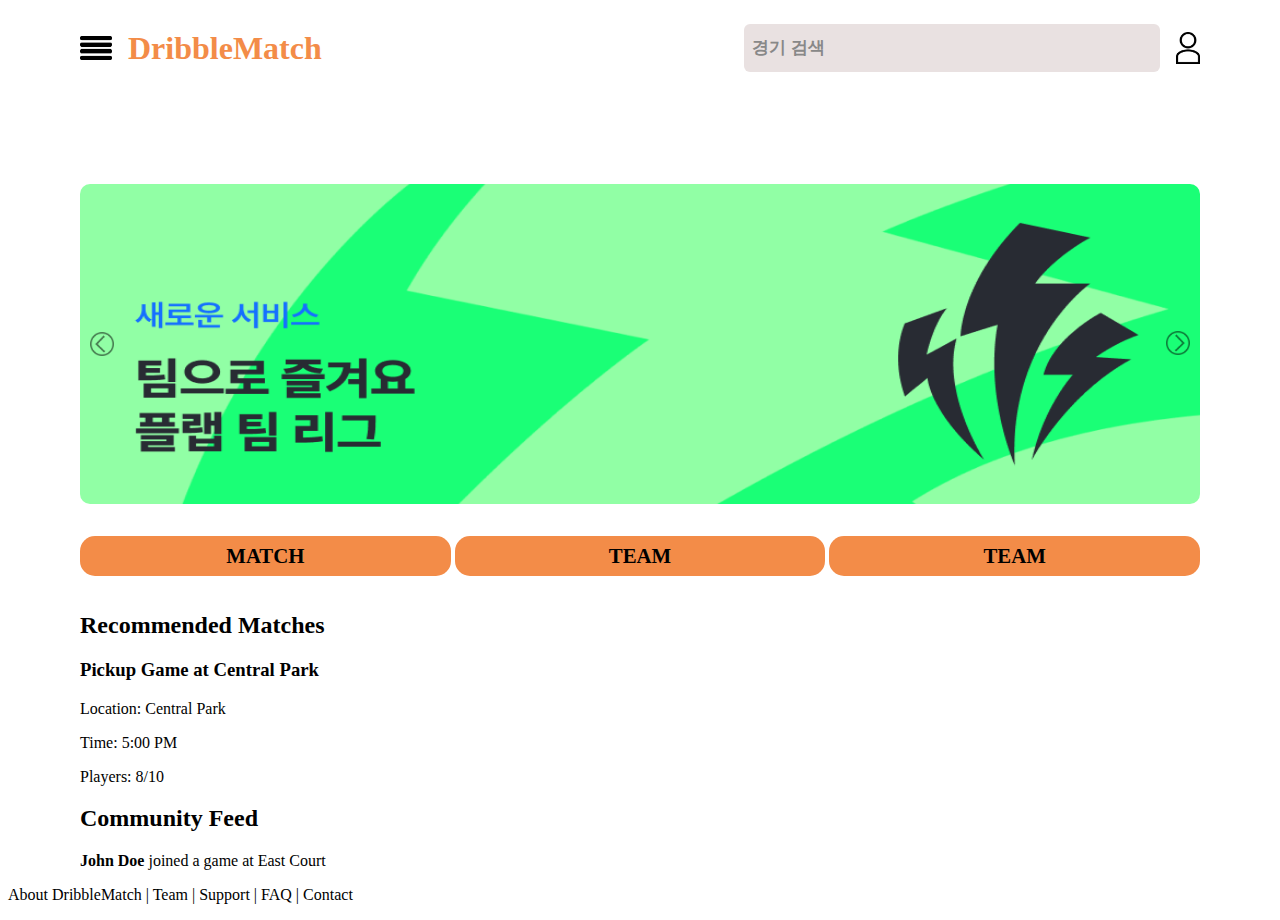
<file: templates/index.html>
<!DOCTYPE html>
<html lang="en">
    <head>
            <meta charset="UTF-8">
        <meta name="viewport" content="width=device-width, initial-scale=1.0">
        <title>DribbleMatch - Find Your Perfect Basketball Match</title>
        <link rel="stylesheet" href="../css/header.css">
        <link rel="stylesheet" href="../css/index.css">
    </head>
    <body>


        <header>
            <img class="menuIcon" src="../image/menu_icon.png">
            <div class="logo">DribbleMatch</div>
            <div class="searchBar">
                <input type="text" placeholder="경기 검색">
            </div>
            <img class="userInfoIcon" src="../image/userInfo_icon.png">
        </header>



        <section>
            <div class="notice">
                <img class="banner" src="../image/banner_test.png">
                <img class="pre_icon" src="../image/next_icon.png">
                <img class="next_icon" src="../image/next_icon.png">
            </div>
        </section>



        <section>
            <div class="content">
                <div class="menu">
                    <p>MATCH</p>
                </div>
                <div class="divider"></div>
                <div class="menu">
                    <p>TEAM</p>
                </div>
                <div class="divider"></div>
                <div class="menu">
                    <p>TEAM</p>
                </div>
            </div>

            <div class="menuContent">

            </div>
        </section>



        <section>
            <h2>Recommended Matches</h2>
            <div class="match-list">
                <!-- Example match item -->
                <div class="match-item">
                    <h3>Pickup Game at Central Park</h3>
                    <p>Location: Central Park</p>
                    <p>Time: 5:00 PM</p>
                    <p>Players: 8/10</p>
                </div>
            </div>
        </section>

        <section class="community-feed">
            <h2>Community Feed</h2>
            <!-- Example feed item -->
            <div class="feed-item">
                <p><strong>John Doe</strong> joined a game at East Court</p>
            </div>
        </section>



        <footer>
            <div class="footer-info">
                <p>About DribbleMatch | Team | Support | FAQ | Contact</p>
            </div>
            <div class="social-links">
                <a href="#"><i class="icon facebook"></i></a>
                <a href="#"><i class="icon twitter"></i></a>
                <a href="#"><i class="icon instagram"></i></a>
            </div>
        </footer>
    </body>
</html>
</file>
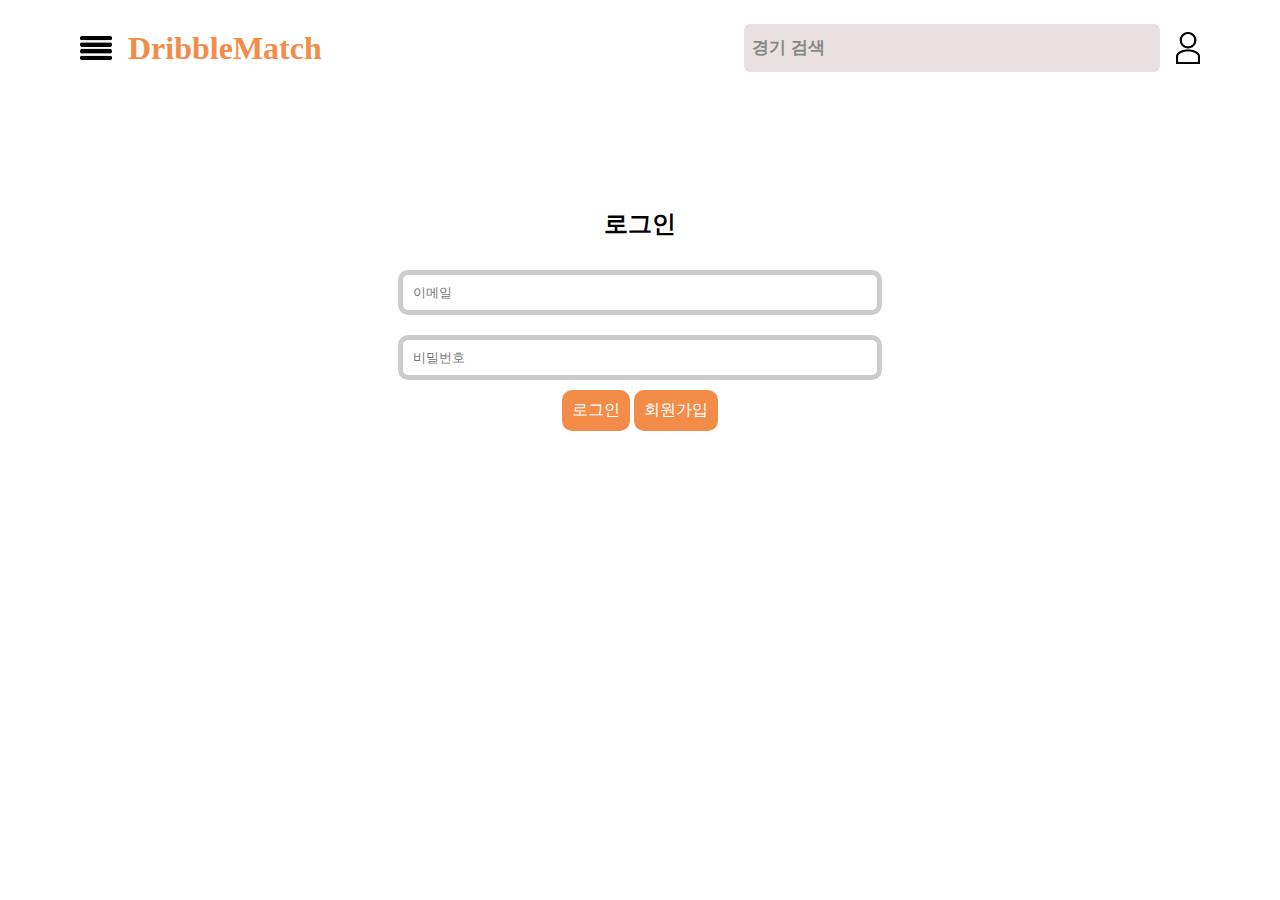
<file: templates/login.html>
<!DOCTYPE html>
<html lang="en">
  <head>
      <meta charset="UTF-8">
      <title>Title</title>
    <link rel="stylesheet" href="../css/header.css">
    <link rel="stylesheet" href="../css/login.css">
  </head>
  <body>

    <header>
      <img class="menuIcon" src="../image/menu_icon.png">
      <div class="logo">DribbleMatch</div>
      <div class="searchBar">
        <input type="text" placeholder="경기 검색">
      </div>
      <img class="userInfoIcon" src="../image/userInfo_icon.png">
    </header>


    <section>
      <div class="login-container">
        <h2>로그인</h2>
        <form>

          <label>
            <input type="email" name="email" placeholder="이메일">
          </label>

          <label>
            <input type="password" name="password" placeholder="비밀번호">
          </label>

          <div class="Btn">
            <button type="submit">로그인</button>
            <button class="signIn">회원가입</button>
          </div>
        </form>
      </div>
    </section>
  </body>
</html>
</file>
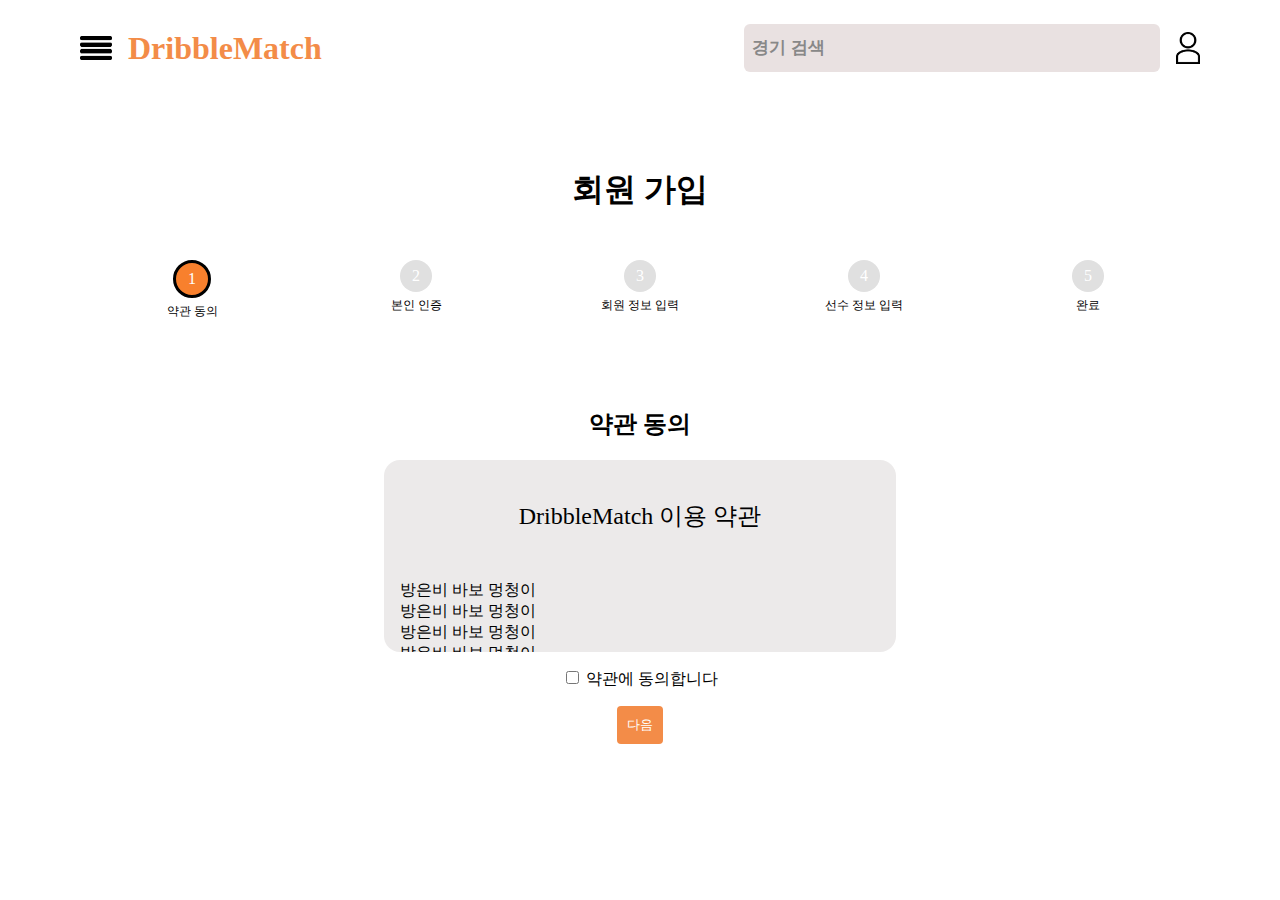
<file: templates/signup/agree.html>
<!DOCTYPE html>
<html lang="en">
<head>
  <meta charset="UTF-8">
  <title>Title</title>
  <link rel="stylesheet" href="../../css/header.css">
  <link rel="stylesheet" href="../../css/signup/agree.css">
  <link rel="stylesheet" href="../../css/signup/signup_step.css">
</head>
<body>

<header>
  <img class="menuIcon" src="../../image/menu_icon.png">
  <div class="logo">DribbleMatch</div>
  <div class="searchBar">
    <input type="text" placeholder="경기 검색">
  </div>
  <img class="userInfoIcon" src="../../image/userInfo_icon.png">
</header>

<section>
  <h2>회원 가입</h2>
  <div class="step-progress">
    <div class="step step-now">
      <div class="step-circle">1</div>
      <div class="step-label">약관 동의</div>
    </div>
    <div class="step">
      <div class="step-circle">2</div>
      <div class="step-label">본인 인증</div>
    </div>
    <div class="step">
      <div class="step-circle">3</div>
      <div class="step-label">회원 정보 입력</div>
    </div>
    <div class="step">
      <div class="step-circle">4</div>
      <div class="step-label">선수 정보 입력</div>
    </div>
    <div class="step">
      <div class="step-circle">5</div>
      <div class="step-label">완료</div>
    </div>
  </div>
</section>

<section>
    <div class="agree-container">
      <h2>약관 동의</h2>
      <form id="terms-form">
        <div class="text">
          <p>DribbleMatch 이용 약관</p>
                        방은비 바보 멍청이<br>
          방은비 바보 멍청이<br>
          방은비 바보 멍청이<br>
          방은비 바보 멍청이<br>
          방은비 바보 멍청이<br>
          방은비 바보 멍청이<br>
          방은비 바보 멍청이<br>
          방은비 바보 멍청이<br>
          방은비 바보 멍청이<br>
          방은비 바보 멍청이<br>
          방은비 바보 멍청이<br>
          방은비 바보 멍청이<br>


          asdf
        </div>
        <label>
          <input type="checkbox" id="agree" name="agree" required> 약관에 동의합니다
        </label>
        <button type="button">다음</button>
      </form>
    </div>
</section>
</body>
</html>
</file>
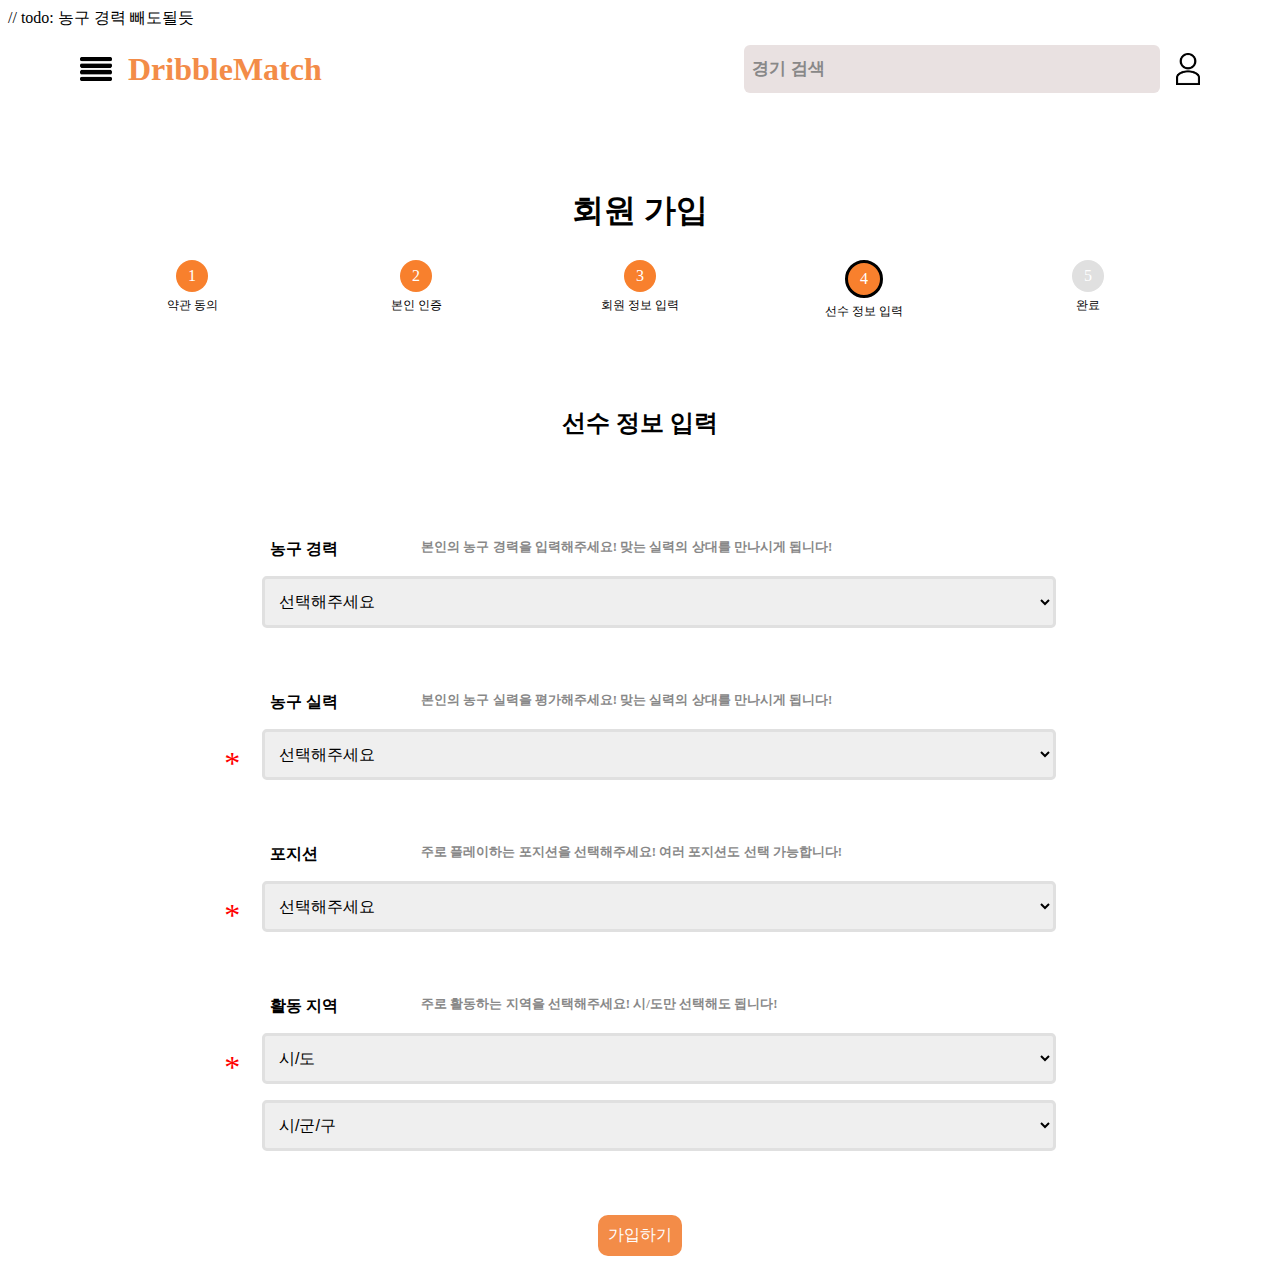
<file: templates/signup/player_info.html>
<!DOCTYPE html>
<html lang="en">
<head>
  <meta charset="UTF-8">
  <title>Title</title>
  <link rel="stylesheet" href="../../css/header.css">
  <link rel="stylesheet" href="../../css/signup/player_info.css">
  <link rel="stylesheet" href="../../css/signup/signup_step.css">
</head>
<body>
// todo: 농구 경력 빼도될듯
<header>
  <img class="menuIcon" src="../../image/menu_icon.png">
  <div class="logo">DribbleMatch</div>
  <div class="searchBar">
    <input type="text" placeholder="경기 검색">
  </div>
  <img class="userInfoIcon" src="../../image/userInfo_icon.png">
</header>

<section>
  <h2>회원 가입</h2>
  <div class="step-progress">
    <div class="step step-active">
      <div class="step-circle">1</div>
      <div class="step-label">약관 동의</div>
    </div>
    <div class="step step-active">
      <div class="step-circle">2</div>
      <div class="step-label">본인 인증</div>
    </div>
    <div class="step step-active">
      <div class="step-circle">3</div>
      <div class="step-label">회원 정보 입력</div>
    </div>
    <div class="step step-now">
      <div class="step-circle">4</div>
      <div class="step-label">선수 정보 입력</div>
    </div>
    <div class="step">
      <div class="step-circle">5</div>
      <div class="step-label">완료</div>
    </div>
  </div>

  <div class="signup-container">
    <h2>선수 정보 입력</h2>
    <form>

      <div class="label-container">
        <label for="career">농구 경력</label>
        <div class="label-explain"> 본인의 농구 경력을 입력해주세요! 맞는 실력의 상대를 만나시게 됩니다!</div>
      </div>
      <div class="info-container">
        <select id="career" name="career" required>
          <option>선택해주세요</option>
          <option>1년 미만</option>
          <option>1년 ~ 3년</option>
          <option>3년 ~ 5년</option>
          <option>5년 이상</option>
        </select>
      </div>

      <div class="label-container">
        <label for="level">농구 실력</label>
        <div class="label-explain"> 본인의 농구 실력을 평가해주세요! 맞는 실력의 상대를 만나시게 됩니다!</div>
      </div>
      <div class="info-container">
        <div class="red-point">*</div>
        <select id="level" name="level" required>
          <option>선택해주세요</option>
          <option>초급자</option>
          <option>중급자</option>
          <option>고급자</option>
          <option>프로 선수 출신</option>
          <option>프로 선수</option>
        </select>
      </div>

      <div class="label-container">
        <label for="position">포지션</label>
        <div class="label-explain"> 주로 플레이하는 포지션을 선택해주세요! 여러 포지션도 선택 가능합니다!</div>
      </div>
      <div class="info-container">
        <div class="red-point">*</div>
        <select id="position" name="position" required>
          <option>선택해주세요</option>
          <option>센터</option>
          <option>파워포워드</option>
          <option>스몰포워드</option>
          <option>슈팅가드</option>
          <option>포인트가드</option>
          <option>기타</option>
        </select>
      </div>

      <div class="label-container">
        <label for="region">활동 지역</label>
        <div class="label-explain"> 주로 활동하는 지역을 선택해주세요! 시/도만 선택해도 됩니다!</div>
      </div>
      <div class="info-container" id="region">
        <div class="red-point">*</div>
        <select id="siDo" name="siDo" required>
          <option>시/도</option>
          <option>서울특별시</option>
          <option>부산광역시</option>
          <option>인천광역시</option>
        </select>

        <select id="siGunGu" name="siGunGu" required>
          <option>시/군/구</option>
          <option>영등포구</option>
          <option>서대문구</option>
        </select>
      </div>


      <button type="submit">가입하기</button>
    </form>
  </div>
</section>
</body>
</html>
</file>
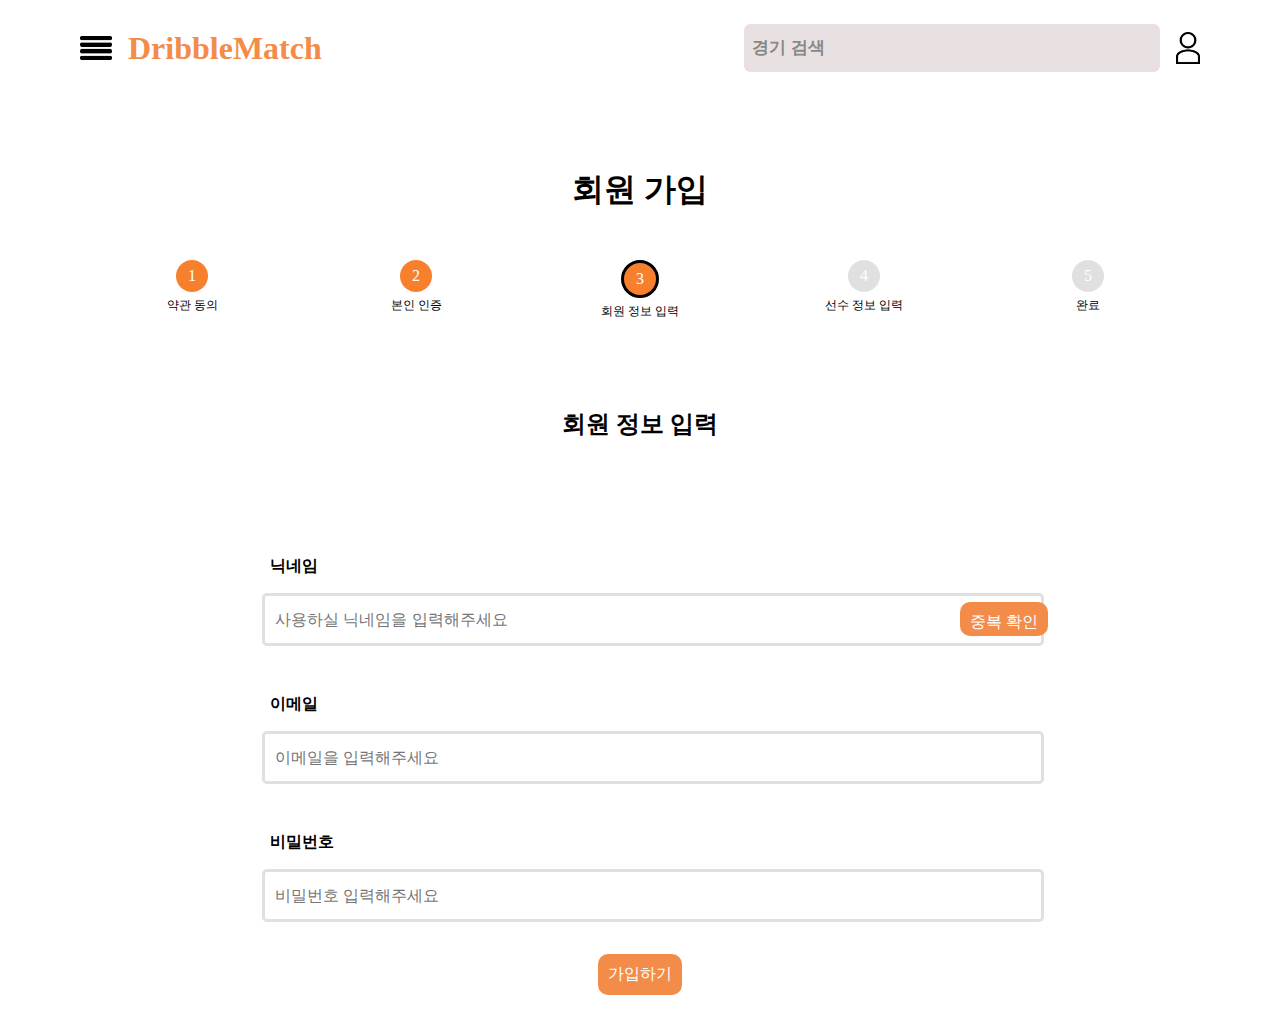
<file: templates/signup/user_info.html>
<!DOCTYPE html>
<html lang="en">
<head>
  <meta charset="UTF-8">
  <title>Title</title>
  <link rel="stylesheet" href="../../css/header.css">
  <link rel="stylesheet" href="../../css/signup/user_info.css">
  <link rel="stylesheet" href="../../css/signup/signup_step.css">
</head>
<body>

<header>
  <img class="menuIcon" src="../../image/menu_icon.png">
  <div class="logo">DribbleMatch</div>
  <div class="searchBar">
    <input type="text" placeholder="경기 검색">
  </div>
  <img class="userInfoIcon" src="../../image/userInfo_icon.png">
</header>

<section>
  <h2>회원 가입</h2>
  <div class="step-progress">
    <div class="step step-active">
      <div class="step-circle">1</div>
      <div class="step-label">약관 동의</div>
    </div>
    <div class="step step-active">
      <div class="step-circle">2</div>
      <div class="step-label">본인 인증</div>
    </div>
    <div class="step step-now">
      <div class="step-circle">3</div>
      <div class="step-label">회원 정보 입력</div>
    </div>
    <div class="step">
      <div class="step-circle">4</div>
      <div class="step-label">선수 정보 입력</div>
    </div>
    <div class="step">
      <div class="step-circle">5</div>
      <div class="step-label">완료</div>
    </div>
  </div>

  <div class="signup-container">
    <h2>회원 정보 입력</h2>
    <form>

      <div class="label-container">
        <label for="nickname">닉네임</label>
      </div>
      <div class="info-container">
        <input type="text" id="nickname" name="nickname" placeholder="사용하실 닉네임을 입력해주세요" required>
        <button type="button" class="check-nickname">중복 확인</button>
      </div>

      <div class="label-container">
        <label for="email">이메일</label>
      </div>
      <div class="info-container">
      <input type="email" id="email" name="email" placeholder="이메일을 입력해주세요" required>
      </div>

      <div class="label-container">
        <label for="password">비밀번호</label>
      </div>
      <div class="info-container">
      <input type="password" id="password" name="password" placeholder="비밀번호 입력해주세요" required required>
      </div>


      <button type="submit">가입하기</button>
    </form>
  </div>
</section>
</body>
</html>
</file>
<file: css/header.css>
header {
    display: flex;
    justify-content: flex-start;
    align-items: center;
    padding: 1rem;
    background-color: #ffffff;
    color: #333; /* 헤더 텍스트 색상 변경 */
    max-width: 70rem; /* 헤더의 최대 너비 설정 */
    margin: 0 auto; /* 가운데 정렬 */
    width: 100%; /* 헤더가 화면 너비를 따라가도록 설정 */
    margin-bottom: 5rem;
}

header .logo {
    font-size: 2rem;
    font-weight: bold;
    color: #f38c48;
    padding-left: 1rem;
}

header .menuIcon {
    height: 1.5rem;
    width: 2rem;
    cursor:grab;
}

header .userInfoIcon {
    height: 2rem;
    width: 1.5rem;
    cursor:grab;
    padding: 0;
}

header .searchBar {
    padding-right: 1rem;
    margin-left: auto;
}

header .searchBar input {
    width: 25rem;
    height: 2rem;
    border-radius: 6px;
    padding: 0.5rem; /* 여백을 추가하여 더 깔끔하게 보이도록 합니다 */
    border: 0;
    background-color: #e9e1e1;
}

header .searchBar input::placeholder {
    color: #888; /* placeholder 텍스트 색상 */
    font-size: 17px; /* placeholder 글씨 크기 */
    font-weight: 900;
}
</file>
<file: css/index.css>
section {
    max-width: 70rem;
    margin: 0 auto;
    width: 100%;
}

section .notice {
    height: 20rem;
    position: relative;
    margin-bottom: 2rem;
}

section .notice .banner {
    height: 100%;
    width: 100%;
    border-radius: 10px;
    margin-top: 1rem;
}

section .notice .pre_icon {
    height: 1.5rem;
    width: 1.5rem;
    position: absolute;
    top: 55%;
    left: 2%;
    transform: translate( -50%, -50% );
    color: white;
    cursor:grab;
}

section .notice .next_icon {
    height: 1.5rem;
    width: 1.5rem;
    position: absolute;
    top: 51%;
    left: 97%;
    color: white;
    transform: scaleX(-1);
    cursor:grab;
}

section .content {
    display: flex;
    justify-content: center;
    padding-top: 1rem;
    padding-bottom: 1rem;
    text-align: center;
}

section .content .menu {
    flex: 1;
    text-align: center;
    background-color: #f38c48;
    border-radius: 15px;
    height: auto; /* 높이를 자동으로 조정 */
    padding: 0.5rem; /* 적절한 패딩 추가 */
    box-sizing: border-box; /* 패딩과 보더를 포함한 너비 계산 */
}

section .content .menu p {
    font-size: 1.3rem;
    font-weight: 900;
    color: #000000;
    cursor: grab;
    margin: 0; /* 기본 마진 제거 */
}

section .content .divider {
    width: 4px;
    background-color: black;
    height: 100%; /* 높이를 menu의 높이에 맞추기 */
}
</file>
<file: css/login.css>
section {
    max-width: 70rem; /* 헤더의 최대 너비 설정 */
    margin: 0 auto; /* 가운데 정렬 */
    width: 100%;
}

section .login-container {
    padding: 20px;
    display: flex;
    flex-direction: column;
    align-items: center;
}

section .login-container h2 {
    margin-bottom: 20px;
    text-align: center;
}

section .login-container label {
    width: 100%;
    display: flex;
    flex-direction: column;
    align-items: center;
}

section .login-container form {
    display: flex;
    flex-direction: column;
    align-items: center;
    margin-bottom: 20px;
    width: 60%;
}

section .login-container input {
    width: 70%;
    padding: 10px;
    margin: 10px 0;
    border: 5px solid #ccc;
    border-radius: 10px;
}
section .login-container button {
    padding: 10px;
    background-color: #f38c48;
    border: none;
    color: white;
    font-size: 16px;
    cursor: pointer;
    border-radius: 10px;
}
section .login-container button:hover {
    background-color: #f8802d;
}
</file>
<file: css/signup/agree.css>
section {
    max-width: 70rem; /* 헤더의 최대 너비 설정 */
    margin: 0 auto; /* 가운데 정렬 */
    width: 100%;
}

section h2{
    margin-bottom: 3rem;
    text-align: center;
    font-size: 2rem;
}

section .agree-container {
    padding: 20px;
    display: flex;
    flex-direction: column;
    align-items: center;
}

section .agree-container h2 {
    margin-bottom: 20px;
    text-align: center;
    font-size: 1.5rem;
}

section .agree-container form {
    display: flex;
    flex-direction: column;
    align-items: center;
    width: 60%;
}

section .agree-container .text {
    height: 10rem;
    width: 30rem;
    overflow-y: scroll;
    border-radius: 1rem;
    background-color: #eceaea;
    padding: 1rem;
    text-align: left;
    margin-bottom: 1rem;
}

section .agree-container .text p {
    margin-bottom: 3rem;
    text-align: center;
    font-size: 1.5rem;
}

section .agree-container input[type="text"],
section .agree-container input[type="email"],
section .agree-container input[type="password"] {
    margin-bottom: 15px;
    padding: 8px;
    border: 1px solid #ccc;
    border-radius: 4px;
}

section .agree-container button {
    padding: 10px;
    border: none;
    border-radius: 4px;
    background-color: #f38c48;
    color: #fff;
    cursor: pointer;
    margin-top: 1rem;
}

section .agree-container button:hover {
    background-color: #f8802d;
}
</file>
<file: css/signup/signup_step.css>
.step-progress {
    display: flex;
    margin-bottom: 3rem;
}

.step-progress .step {
    display: flex;
    flex-direction: column;
    align-items: center;
    flex: 1;
}

.step-progress .step-circle {
    width: 2rem;
    height: 2rem;
    background-color: #e0e0e0;
    border-radius: 50%;
    display: flex;
    justify-content: center;
    align-items: center;
    color: #fff;
}

.step-progress .step-active .step-circle {
    background-color: #f8802d;
}

.step-progress .step-now .step-circle {
    background-color: #f8802d;
    border: 0.2rem solid black;
}

.step-progress .step-label {
    margin-top: 5px;
    text-align: center;
    font-size: 12px;
}
</file>
<file: css/signup/player_info.css>
section {
    max-width: 70rem; /* 헤더의 최대 너비 설정 */
    margin: 0 auto; /* 가운데 정렬 */
    width: 100%;
}

section h2{
    text-align: center;
    font-size: 2rem;
}

section .signup-container {
    padding: 20px;
    display: flex;
    flex-direction: column;
    align-items: center;
}

section .signup-container h2 {
    text-align: center;
    font-size: 1.5rem;
}

section .signup-container form {
    display: flex;
    flex-direction: column;
    align-items: center;
    margin-top: 5rem;
    width: 70%;
}

section .signup-container .label-container {
    width: 100%;
    margin-bottom: 1rem;
    font-weight: bold;
    margin-left: 1rem;
    display: flex;
}

section .signup-container label {
    width: 20%;
}

section .signup-container .label-container .label-explain {
    font-size: 0.8rem;
    color: #888888;
    height: 1rem;
}

section .signup-container input[type="text"],
section .signup-container input[type="email"],
section .signup-container input[type="password"] {
    width: 100%;
    height: 1.7rem;
    border-radius: 0.3rem;
    border: 0.2rem solid #e0e0e0;
    margin-bottom: 1rem;
    font-size: 1rem;
    padding: 10px;
}

section .signup-container button {
    padding: 10px;
    background-color: #f38c48;
    border: none;
    color: white;
    font-size: 16px;
    cursor: pointer;
    border-radius: 10px;
}

section .signup-container button:hover {
    background-color: #f8802d;
}

section .signup-container .info-container {
    width: 100%;
    position: relative;
    margin-bottom: 3rem;
}

section .signup-container .info-container .check-nickname {
    position: absolute;
    right: -4%;
    top: 6%;
    height: 40%;
    border: none;
    background-color: #f38c48;
    cursor: pointer;
}

section .signup-container .info-container .check-nickname:hover {
    background-color: #f8802d;
}

section .signup-container select {
    width: 105%;
    height: 3.2rem;
    border-radius: 0.3rem;
    border: 0.2rem solid #e0e0e0;
    margin-bottom: 1rem;
    font-size: 1rem;
    padding: 10px;
    display: flex;
}

section .signup-container .red-point {
    color: red;
    position: absolute;
    top: 1rem;
    left: -5%;
    font-size: 2rem;
}
</file>
<file: css/signup/user_info.css>
section {
    max-width: 70rem; /* 헤더의 최대 너비 설정 */
    margin: 0 auto; /* 가운데 정렬 */
    width: 100%;
}

section h2{
    margin-bottom: 3rem;
    text-align: center;
    font-size: 2rem;
}

section .signup-container {
    padding: 20px;
    display: flex;
    flex-direction: column;
    align-items: center;
}

section .signup-container h2 {
    margin-bottom: 20px;
    text-align: center;
    font-size: 1.5rem;
}

section .signup-container form {
    display: flex;
    flex-direction: column;
    align-items: center;
    margin-top: 5rem;
    width: 70%;
}

section .signup-container .label-container {
    width: 100%;
    margin-top: 1rem;
    margin-bottom: 1rem;
    font-weight: bold;
    margin-left: 1rem;
    display: flex;
}

section .signup-container label {
    width: 20%;
}

section .signup-container .label-container .label-explain {
    font-size: 0.8rem;
    color: #888888;
    height: 1rem;
}

section .signup-container input[type="text"],
section .signup-container input[type="email"],
section .signup-container input[type="password"] {
    width: 100%;
    height: 1.7rem;
    border-radius: 0.3rem;
    border: 0.2rem solid #e0e0e0;
    margin-bottom: 2rem;
    font-size: 1rem;
    padding: 10px;
}

section .signup-container button {
    padding: 10px;
    background-color: #f38c48;
    border: none;
    color: white;
    font-size: 16px;
    cursor: pointer;
    border-radius: 10px;
}

section .signup-container button:hover {
    background-color: #f8802d;
}

section .signup-container .info-container {
    width: 100%;
    position: relative;
}

section .signup-container .info-container .check-nickname {
    position: absolute;
    right: -4%;
    top: 11%;
    height: 40%;
    border: none;
    background-color: #f38c48;
    cursor: pointer;
}

section .signup-container .info-container .check-nickname:hover {
    background-color: #f8802d;
}

section .signup-container .red-point {
    color: red;
    position: absolute;
    top: 1rem;
    left: -5%;
    font-size: 2rem;
}
</file>
